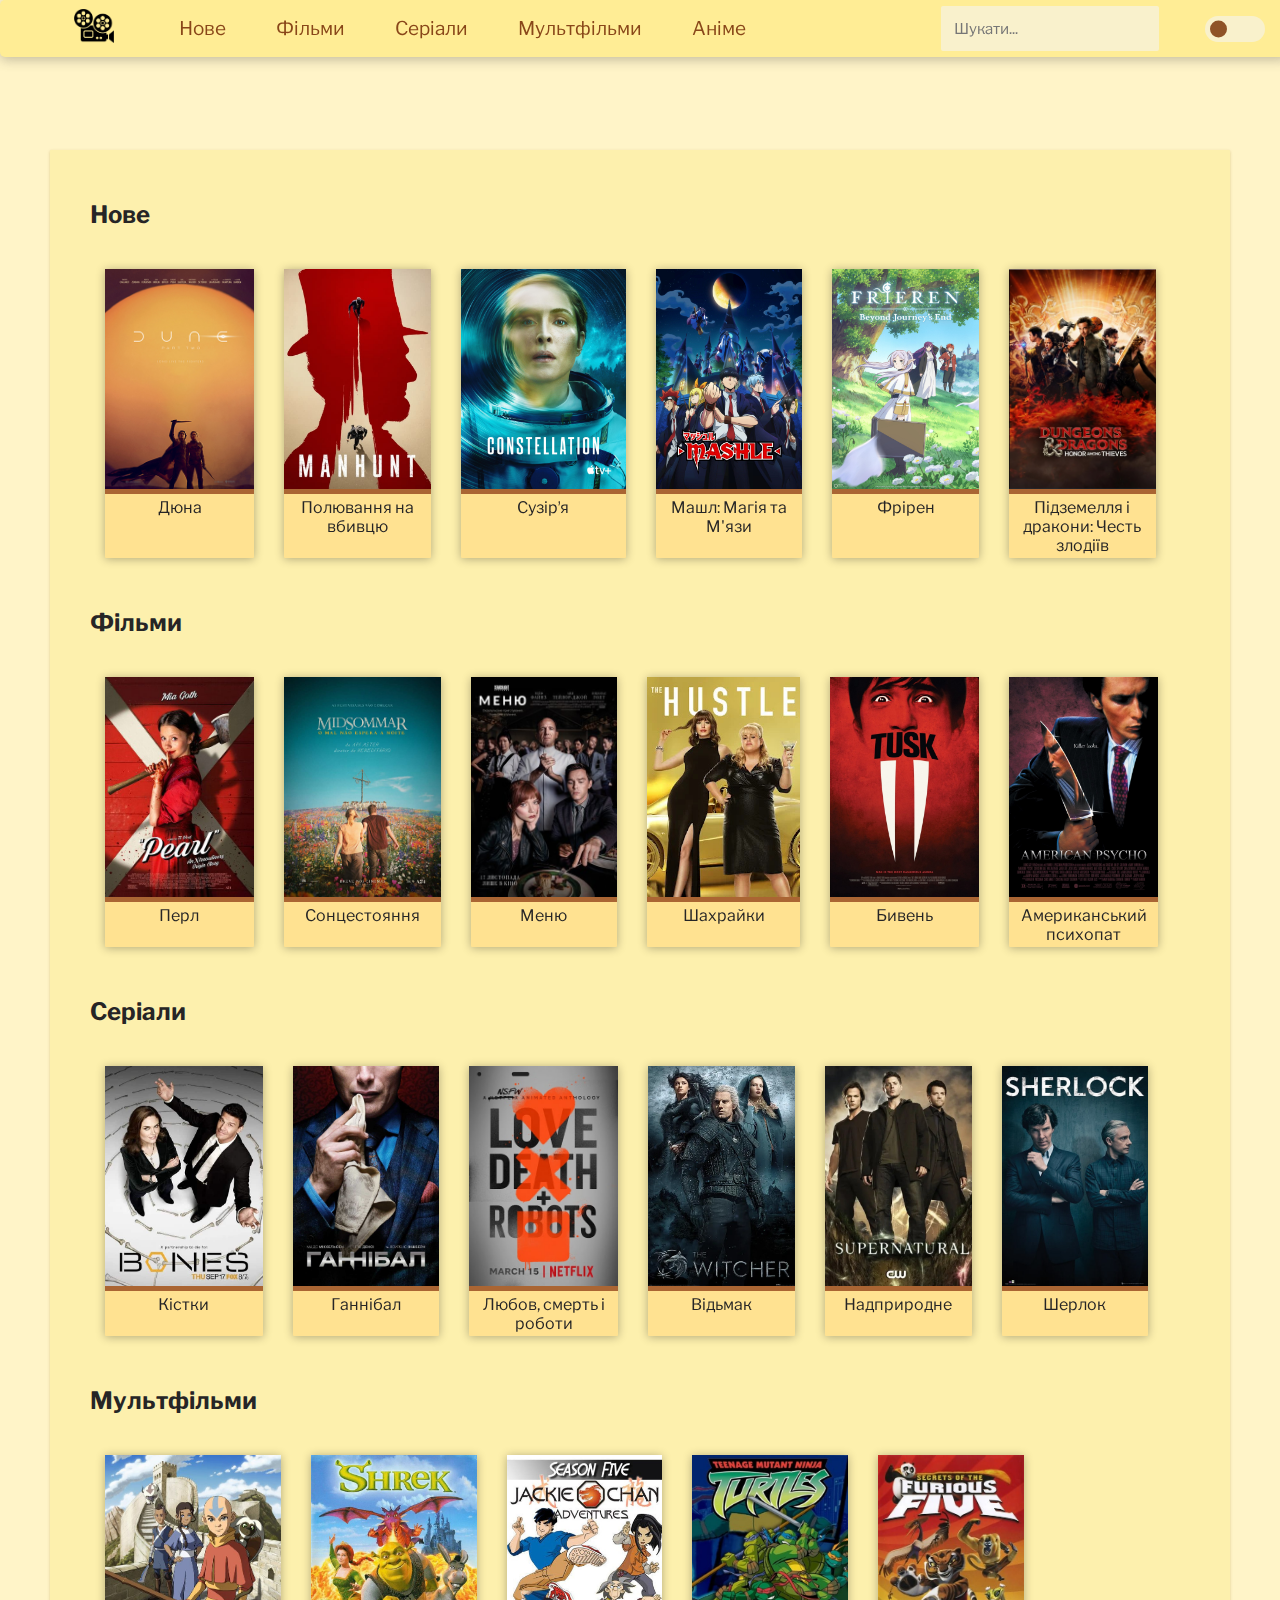
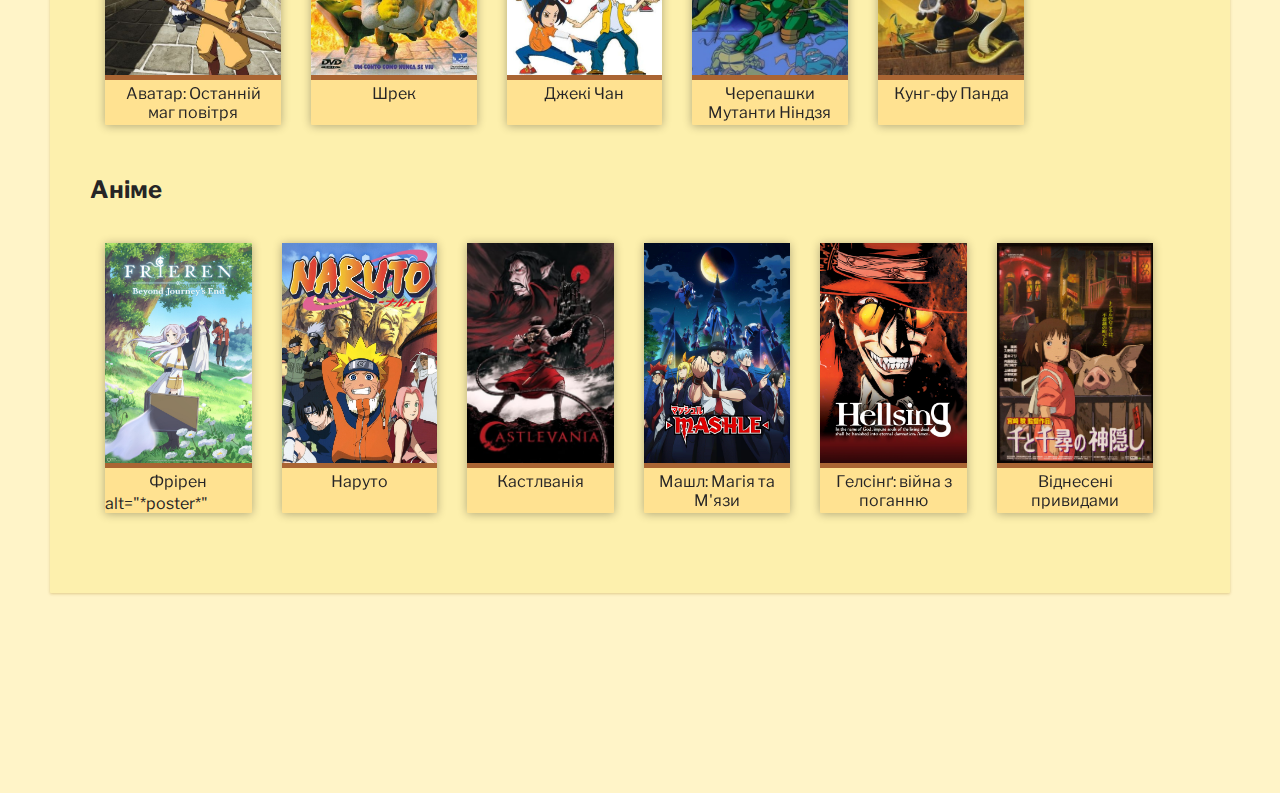
<file: index.html>
<!DOCTYPE html>
<html lang="en">

<head>
    <meta charset="UTF-8">
    <meta name="viewport" content="width=device-width, initial-scale=1.0">
    <link rel="stylesheet" href="styles.css">
    <link rel="icon" type="image/png" href="Logo.png">
    <title>Filmus</title>
</head>

<body>
    <header>
        <a href="index.html" class="logo"><img src="Logo.png" alt="*Homepage image*" height="34px" ></a>
        <div class="header-gap"></div>
        <a href="new.html">Нове</a>
        <a href="movies.html">Фільми</a>
        <a href="series.html">Серіали</a>
        <a href="cartoons.html">Мультфільми</a>
        <a href="anime.html">Аніме</a>

        <form id="search-form">
            <input type="text" name="search" placeholder="Шукати..." class="search-field" id="search-field">
        </form>
       
        <div class="theme-switcher">
            <input type="checkbox" id="switcher">
            <label for="switcher">
                ::before
                <span></span>
                ::after
            </label>
        </div>

        <a href="registration.html" ><img src="account.png"  height="30px" alt="*account page image*"></a>
    </header>
    <div id="search-results">
        
    </div>
    <div class="container">
        <h2>Нове</h2>
        <div class="content-type">
            <figure><a href="WatchPage.html"><img src="Films/Dune/poster.jpg" alt="*poster*"></a>
                <figcaption>Дюна</figcaption>
            </figure>

            <figure><a href="WatchPage.html"><img src="Series/Manhunt/poster.jpg" alt="*poster*"></a>
                <figcaption>Полювання на вбивцю</figcaption>
            </figure>

            <figure><a href="WatchPage.html"><img src="Series/Constellation/poster.jpg" alt="*poster*"></a>
                <figcaption>Сузірʼя</figcaption>
            </figure>

            <figure><a href="WatchPage.html"><img src="Anime/Mashl/poster.jpg" alt="*poster*"></a>
                <figcaption>Машл: Магія та М'язи</figcaption>
            </figure>

            <figure><a href="WatchPage.html"><img src="Anime/Frieren/poster.jpg" alt="*poster*"></a>
                <figcaption>Фрірен</figcaption>
            </figure>

            <figure><a href="WatchPage.html"><img src="Films/D&D/poster.jpg" alt="*poster*"></a>
                <figcaption>Підземелля і дракони: Честь злодіїв</figcaption>
            </figure>
        </div>
        <h2>Фільми</h2>

        <div class="content-type">
            <figure><a href="WatchPage.html"><img src="Films/Pearl/poster.jpg" alt="*poster*"></a>
                <figcaption>Перл</figcaption>
            </figure>

            <figure><a href="WatchPage.html"><img src="Films/Midsommer/poster.jpg" alt="*poster*"></a>
                <figcaption>Сонцестояння</figcaption>
            </figure>

            <figure><a href="WatchPage.html"><img src="Films/Menu/poster.jpg" alt="*poster*"></a>
                <figcaption>Меню</figcaption>
            </figure>

            <figure><a href="WatchPage.html"><img src="Films/Hustle/poster.jpg" alt="*poster*"></a>
                <figcaption>Шахрайки</figcaption>
            </figure>

            <figure><a href="WatchPage.html"><img src="Films/Tusk/poster.jpg" alt="*poster*"></a>
                <figcaption>Бивень</figcaption>
            </figure>

            <figure><a href="WatchPage.html"><img src="Films/American Psycho/poster.jpg" alt="*poster*"></a>
                <figcaption>Американський психопат</figcaption>
            </figure>
        </div>

        <h2>Серіали</h2>
        <div class="content-type">
            <figure><a href="WatchPage.html"><img src="Series/Bones/poster.jpg" alt="*poster*"></a>
                <figcaption>Кістки</figcaption>
            </figure>

            <figure><a href="WatchPage.html"><img src="Series/Hannibal/poster.jpg" alt="*poster*"></a>
                <figcaption>Ганнібал</figcaption>
            </figure>

            <figure><a href="WatchPage.html"><img src="Series/LD&R/poster.jpg" alt="*poster*"></a>
                <figcaption>Любов, смерть і роботи</figcaption>
            </figure>

            <figure><a href="WatchPage.html"><img src="Series/Witcher/poster.jpg" alt="*poster*"></a>
                <figcaption>Відьмак</figcaption>
            </figure>

            <figure><a href="WatchPage.html"><img src="Series/Supernatural/poster.jpg" alt="*poster*"></a>
                <figcaption>Надприродне</figcaption>
            </figure>

            <figure><a href="WatchPage.html"><img src="Series/Sherlock/poster.jpg" alt="*poster*"></a>
                <figcaption>Шерлок</figcaption>
            </figure>
        </div>

        <h2>Мультфільми</h2>
        <div class="content-type">
            <figure><a href="WatchPage.html"><img src="Cartoons\ATLA\poster.jpg" alt="*poster*"></a>
                <figcaption>Аватар: Останній маг повітря</figcaption>
            </figure>

            <figure><a href="WatchPage.html"><img src="Cartoons\Shrek\poster.jpg" alt="*poster*"></a>
                <figcaption>Шрек</figcaption>
            </figure>

            <figure><a href="WatchPage.html"><img src="Cartoons\JackieChan\poster.jpg" alt="*poster*"></a>
                <figcaption>Джекі Чан</figcaption>
            </figure>

            <figure><a href="WatchPage.html"><img src="Cartoons/TMNT/poster.jpg" alt="*poster*"></a>
                <figcaption>Черепашки Мутанти Ніндзя</figcaption>
            </figure>

            <figure><a href="WatchPage.html"><img src="Cartoons/Kung-Fu Panda/poster.jpg" alt="*poster*"></a>
                <figcaption>Кунг-фу Панда</figcaption>
            </figure>

        </div>

        <h2>Аніме</h2>
        <div class="content-type">
            <figure><a href="WatchPage.html"><img src="Anime/Frieren/poster.jpg" alt="*poster*"></a>
                <figcaption>Фрірен</figcaption> alt="*poster*"
            </figure>

            <figure><a href="WatchPage.html"><img src="Anime/Naruto/poster.jpg" alt="*poster*"></a>
                <figcaption>Наруто</figcaption>
            </figure>

            <figure><a href="WatchPage.html"><img src="Anime/Castlevania/poster.jpg" alt="*poster*"></a>
                <figcaption>Кастлванія</figcaption>
            </figure>

            <figure><a href="WatchPage.html"><img src="Anime/Mashl/poster.jpg" alt="*poster*"></a>
                <figcaption>Машл: Магія та М'язи</figcaption>
            </figure>

            <figure><a href="WatchPage.html"><img src="Anime/Hellsing/poster.jpg" alt="*poster*"></a>
                <figcaption>Гелсінґ: війна з поганню</figcaption>
            </figure>

            <figure><a href="WatchPage.html"><img src="Anime/Spirited Away/poster.jpg" alt="*poster*"></a>
                <figcaption>Віднесені привидами</figcaption>
            </figure>

        </div>

    </div>
    <script type="text/javascript" src="search.js"></script>
    <script type="text/javascript" src="themeSwitcher.js"></script>

</body>

</html>
</file>
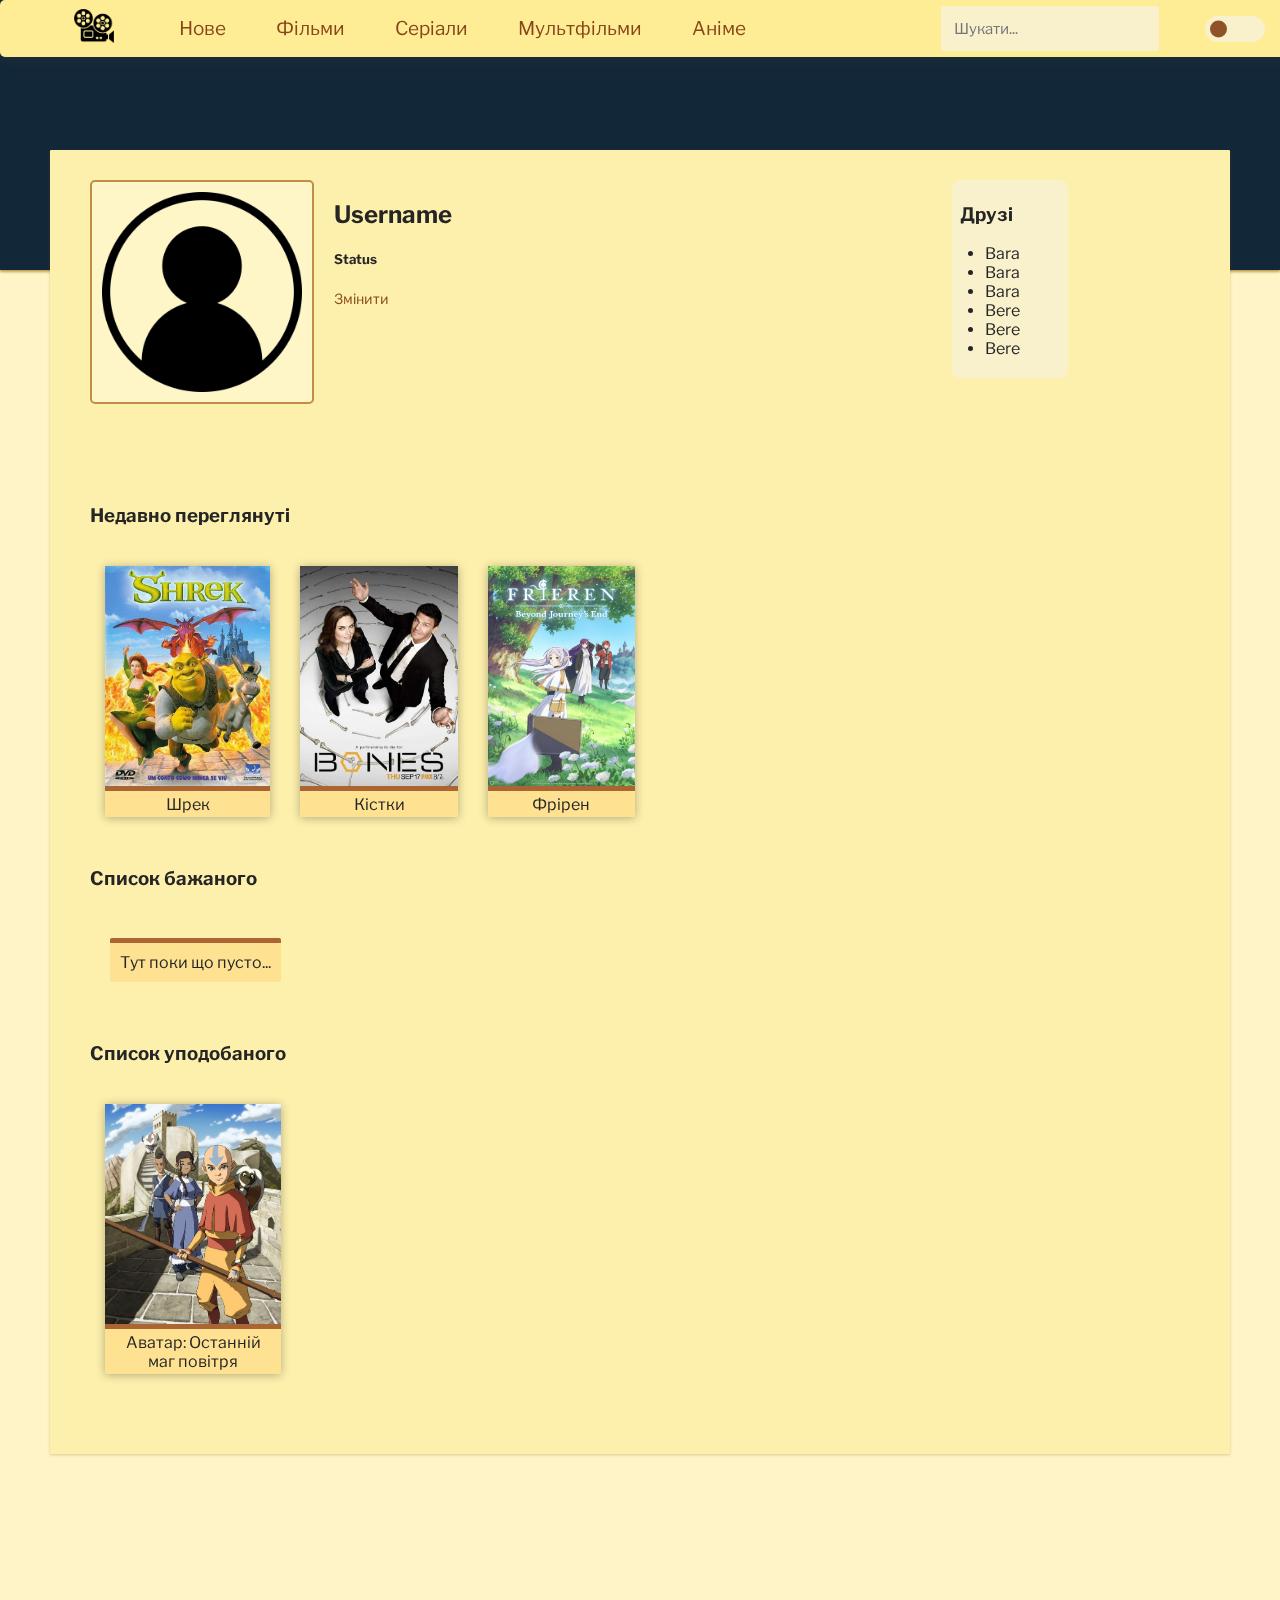
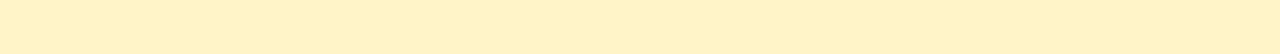
<file: account.html>
<!DOCTYPE html>
<html lang="en">

<head>
    <meta charset="UTF-8">
    <meta name="viewport" content="width=device-width, initial-scale=1.0">
        <link rel="stylesheet" href="accountPage.css">
    <link rel="stylesheet" href="styles.css">

    

    <link rel="icon" type="image/png" href="Logo.png">
    <title>Аккаунт</title>
</head>

<body>
    <header>
        <a href="index.html" class="logo"><img src="Logo.png" alt="*Homepage image*" height="34px"></a>
        <div class="header-gap"></div>
        <a href="new.html">Нове</a>
        <a href="movies.html">Фільми</a>
        <a href="series.html">Серіали</a>
        <a href="cartoons.html">Мультфільми</a>
        <a href="anime.html">Аніме</a>

        <form id="search-form">
            <input type="text" name="search" placeholder="Шукати..." class="search-field" id="search-field">
        </form>


        <div class="theme-switcher">
            <input type="checkbox" id="switcher">
            <label for="switcher">
                ::before
                <span></span>
                ::after
            </label>
        </div>
        <a href="account.html"><img src="account.png" height="30px" alt="*account page image*"></a>
    </header>
    <div id="paralax-bg-container">
        <div id="parallax-bg1" class="parallax-bg"></div>
        <div id="parallax-bg2" class="parallax-bg"></div>
        <div id="parallax-bg3" class="parallax-bg"></div>
        <div id="parallax-bg4" class="parallax-bg"></div>
    </div>

    <div class="container">

        <div class="account-info">
            <img src="account.png" height="200px" alt="*User avatar*" class="user-avatar">
            <div class="account-description">
                <h2>Username</h2>
                <h5>Status</h5>
                <a href="">Змінити</a>
            </div>
            <div class="friends">
                <h3>Друзі</h3>
                <ul>
                    <li>Bara</li>
                    <li>Bara</li>
                    <li>Bara</li>

                    <li>Bere</li>
                    <li>Bere</li>
                    <li>Bere</li>
                </ul>
            </div>
        </div>
        <h3>Недавно переглянуті</h3>
        <div class="content-type">

            <div class="parallax-container">
                <div class="parallax-box">
                    <figure><a href="WatchPage.html"><img src="Cartoons\Shrek\poster.jpg" alt="*poster*"></a>
                        <figcaption>Шрек</figcaption>
                    </figure>
                </div>
            </div>

            <div class="parallax-container">
                <div class="parallax-box">
                    <figure><a href="WatchPage.html"><img src="Series/Bones/poster.jpg" alt="*poster*"></a>
                        <figcaption>Кістки</figcaption>
                    </figure>
                </div>
            </div>

            <div class="parallax-container">
                <div class="parallax-box">
                    <figure><a href="WatchPage.html"><img src="Anime/Frieren/poster.jpg" alt="*poster*"></a>
                        <figcaption>Фрірен</figcaption>
                    </figure>
                </div>
            </div>


        </div>
        <h3>Список бажаного</h3>
        <div class="content-type">
            <p>Тут поки що пусто...</p>
        </div>
        <h3>Список уподобаного</h3>
        <div class="content-type">

            <div class="parallax-container">
                <div class="parallax-box">
                    <figure><a href="WatchPage.html"><img src="Cartoons\ATLA\poster.jpg" alt="*poster*"></a>
                        <figcaption>Аватар: Останній маг повітря</figcaption>
                    </figure>
                </div>
            </div>




        </div>
    </div>



    <script type="text/javascript" src="search.js"></script>
    <script type="text/javascript" src="themeSwitcher.js"></script>
    <script type="text/javascript" src="parallax.js"></script>
    <script type="text/javascript" src="parallaxBg.js"></script>



</body>

</html>
</file>
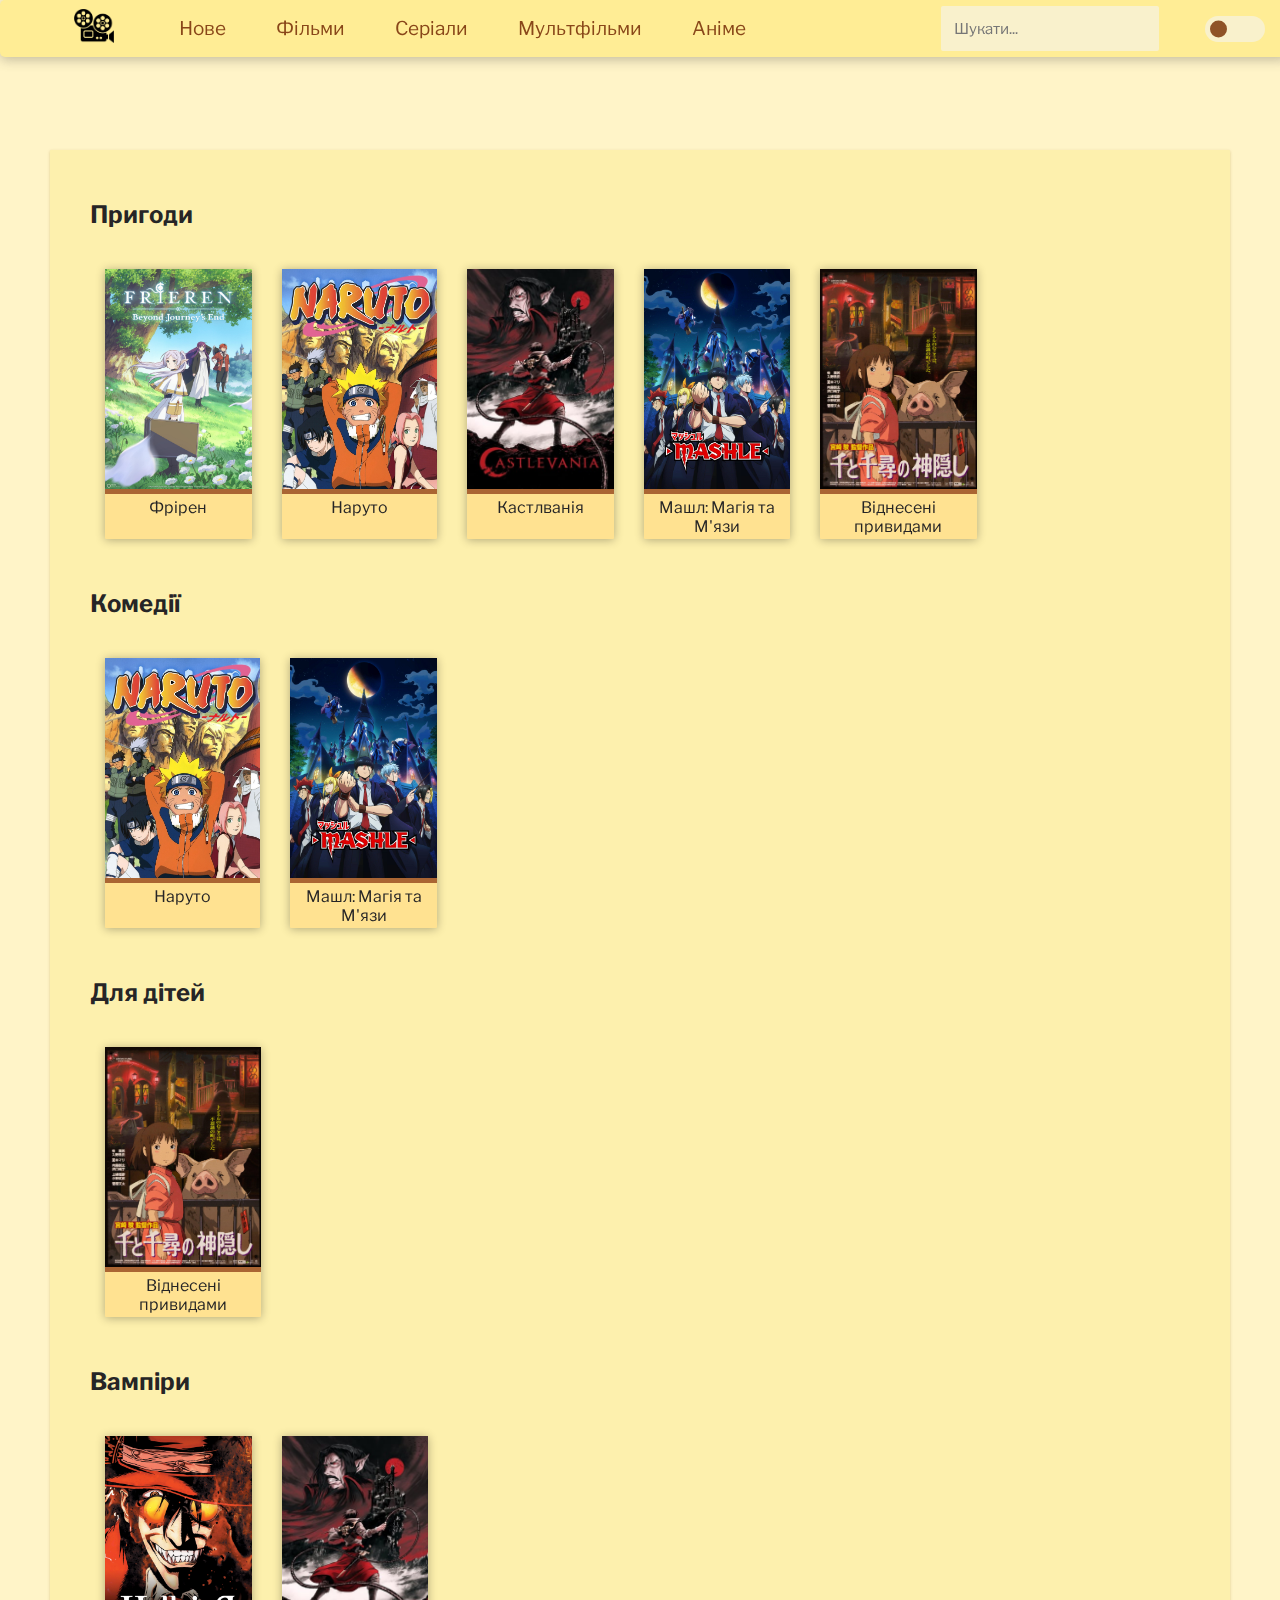
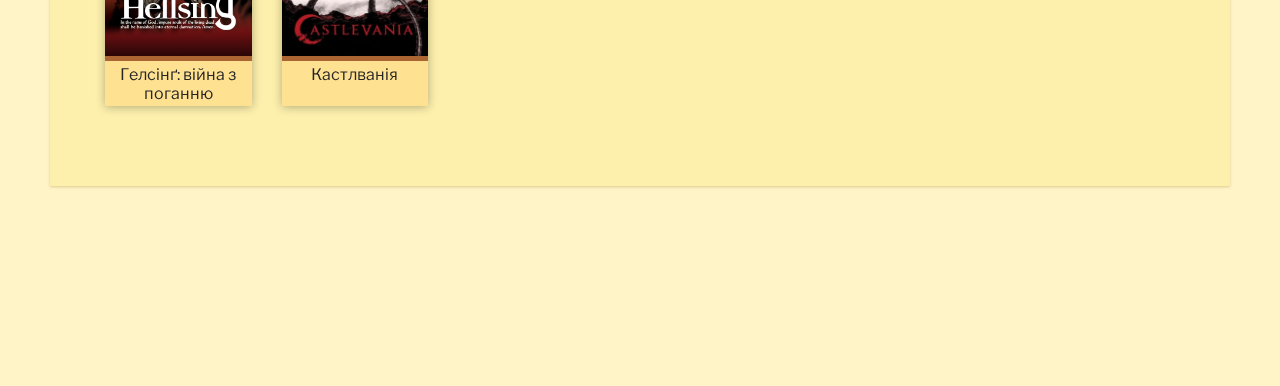
<file: anime.html>
<!DOCTYPE html>
<html lang="en">

<head>
    <meta charset="UTF-8">
    <meta name="viewport" content="width=device-width, initial-scale=1.0">
    <link rel="stylesheet" href="styles.css">
    <link rel="icon" type="image/png" href="Logo.png">
    <title>Аніме</title>

</head>

<body>
    <header>
        <a href="index.html" class="logo"><img src="Logo.png" alt="*Homepage image*" height="34px" ></a>
        <div class="header-gap"></div>
        <a href="new.html">Нове</a>
        <a href="movies.html">Фільми</a>
        <a href="series.html">Серіали</a>
        <a href="cartoons.html">Мультфільми</a>
        <a href="anime.html">Аніме</a>

        <form id="search-form">
            <input type="text" name="search" placeholder="Шукати..." class="search-field" id="search-field">
        </form>
        
       
        <div class="theme-switcher">
            <input type="checkbox" id="switcher">
            <label for="switcher">
                ::before
                <span></span>
                ::after
            </label>
        </div>
        <a href="account.html" ><img src="account.png"  height="30px" alt="*account page image*"></a>
    </header>
    <div class="container">
        
        <h2>Пригоди</h2>
        <div class="content-type">
            <figure><a href="WatchPage.html"><img src="Anime/Frieren/poster.jpg" alt="*poster*"></a>
                <figcaption>Фрірен</figcaption>
            </figure>

            <figure><a href="WatchPage.html"><img src="Anime/Naruto/poster.jpg" alt="*poster*"></a>
                <figcaption>Наруто</figcaption>
            </figure>

            <figure><a href="WatchPage.html"><img src="Anime/Castlevania/poster.jpg" alt="*poster*"></a>
                <figcaption>Кастлванія</figcaption>
            </figure>

            <figure><a href="WatchPage.html"><img src="Anime/Mashl/poster.jpg" alt="*poster*"></a>
                <figcaption>Машл: Магія та М'язи</figcaption>
            </figure>

            <figure><a href="WatchPage.html"><img src="Anime/Spirited Away/poster.jpg" alt="*poster*"></a>
                <figcaption>Віднесені привидами</figcaption>
            </figure>

        </div>
        <h2>Комедії</h2>
        <div class="content-type">
            <figure><a href="WatchPage.html"><img src="Anime/Naruto/poster.jpg" alt="*poster*"></a>
                <figcaption>Наруто</figcaption>
            </figure>

            <figure><a href="WatchPage.html"><img src="Anime/Mashl/poster.jpg" alt="*poster*"></a>
                <figcaption>Машл: Магія та М'язи</figcaption>
            </figure>

        </div>
        <h2>Для дітей</h2>
        <div class="content-type">
            <figure><a href="WatchPage.html"><img src="Anime/Spirited Away/poster.jpg" alt="*poster*"></a>
                <figcaption>Віднесені привидами</figcaption>
            </figure>
        </div>
        <h2>Вампіри</h2>
        <div class="content-type">
            <figure><a href="WatchPage.html"><img src="Anime/Hellsing/poster.jpg" alt="*poster*"></a>
                <figcaption>Гелсінґ: війна з поганню</figcaption>
            </figure>
            <figure><a href="WatchPage.html"><img src="Anime/Castlevania/poster.jpg" alt="*poster*"></a>
                <figcaption>Кастлванія</figcaption>
            </figure>
        </div>


    </div>
    <script type="text/javascript" src="search.js"></script>
    <script type="text/javascript" src="themeSwitcher.js"></script>

</body>

</html>
</file>
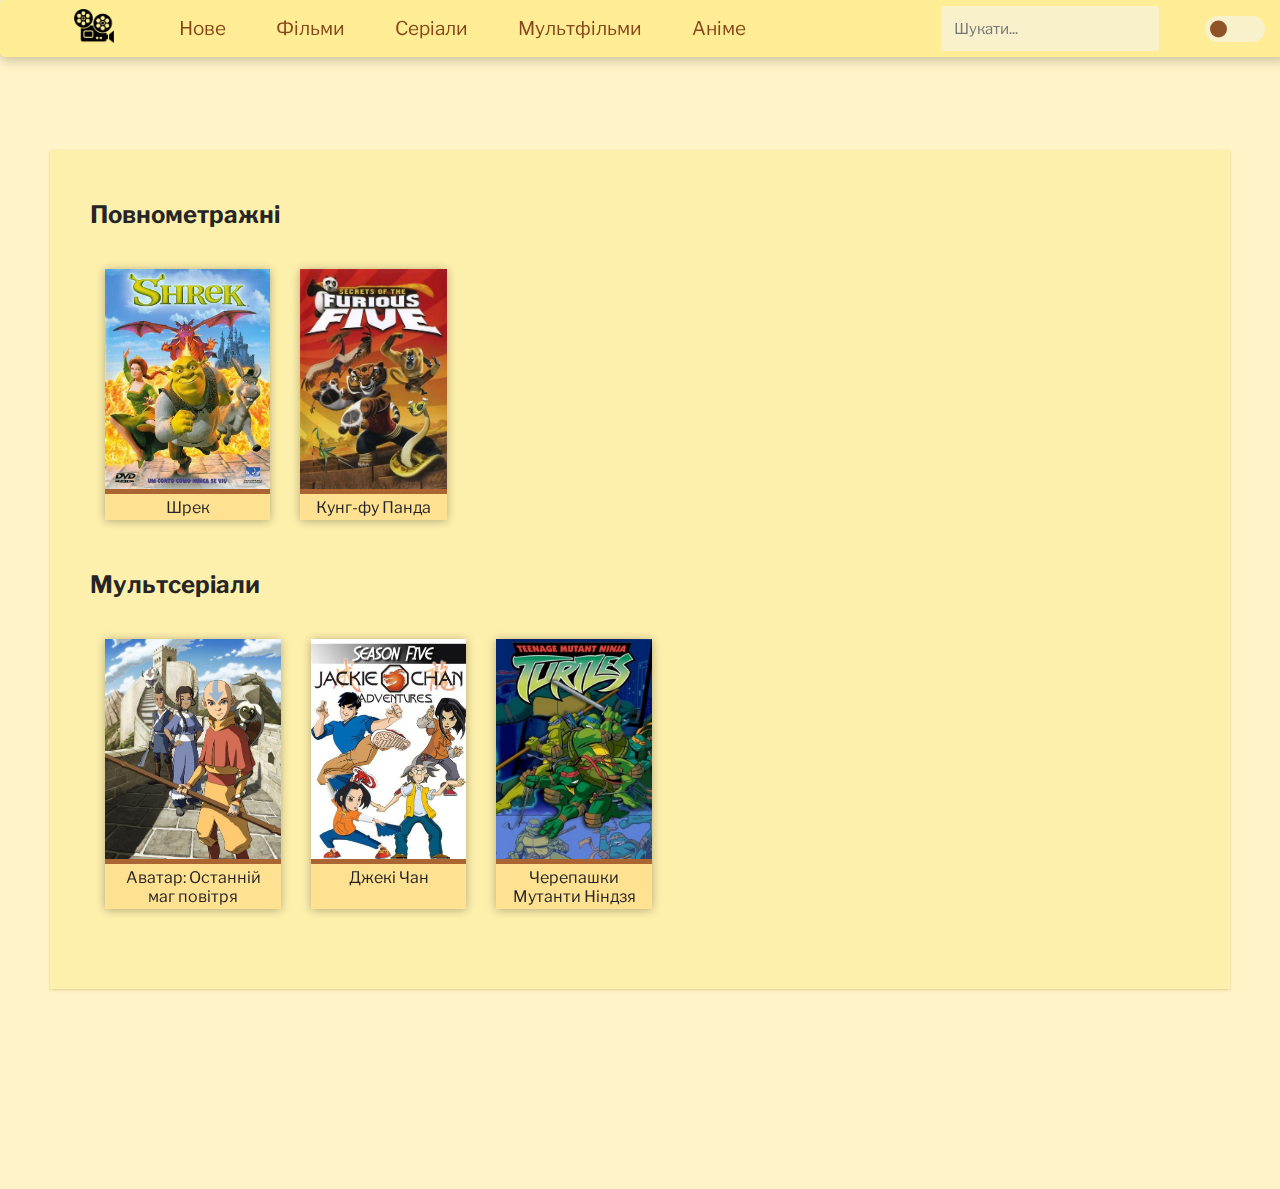
<file: cartoons.html>
<!DOCTYPE html>
<html lang="en">

<head>
    <meta charset="UTF-8">
    <meta name="viewport" content="width=device-width, initial-scale=1.0">
    <link rel="stylesheet" href="styles.css">
    <link rel="icon" type="image/png" href="Logo.png">
    <title>Мультфільми</title>

</head>

<body>
    <header>
        <a href="index.html" class="logo"><img src="Logo.png" alt="*Homepage image*" height="34px"></a>
        <div class="header-gap"></div>
        <a href="new.html">Нове</a>
        <a href="movies.html">Фільми</a>
        <a href="series.html">Серіали</a>
        <a href="cartoons.html">Мультфільми</a>
        <a href="anime.html">Аніме</a>

        <form id="search-form">
            <input type="text" name="search" placeholder="Шукати..." class="search-field" id="search-field">
        </form>


        <div class="theme-switcher">
            <input type="checkbox" id="switcher">
            <label for="switcher">
                ::before
                <span></span>
                ::after
            </label>
        </div>
        <a href="account.html"><img src="account.png" height="30px"></a>
    </header>
    <div class="container">
        <h2>Повнометражні</h2>
        <div class="content-type">

            <figure><a href="WatchPage.html"><img src="Cartoons\Shrek\poster.jpg"></a>
                <figcaption>Шрек</figcaption>
            </figure>

            <figure><a href="WatchPage.html"><img src="Cartoons/Kung-Fu Panda/poster.jpg"></a>
                <figcaption>Кунг-фу Панда</figcaption>
            </figure>

        </div>
        <h2>Мультсеріали</h2>
        <div class="content-type">
            <figure><a href="WatchPage.html"><img src="Cartoons\ATLA\poster.jpg"></a>
                <figcaption>Аватар: Останній маг повітря</figcaption>
            </figure>

            <figure><a href="WatchPage.html"><img src="Cartoons\JackieChan\poster.jpg"></a>
                <figcaption>Джекі Чан</figcaption>
            </figure>

            <figure><a href="WatchPage.html"><img src="Cartoons/TMNT/poster.jpg"></a>
                <figcaption>Черепашки Мутанти Ніндзя</figcaption>
            </figure>

        </div>
    </div>
    <script type="text/javascript" src="search.js"></script>
    <script type="text/javascript" src="themeSwitcher.js"></script>

</body>

</html>
</file>
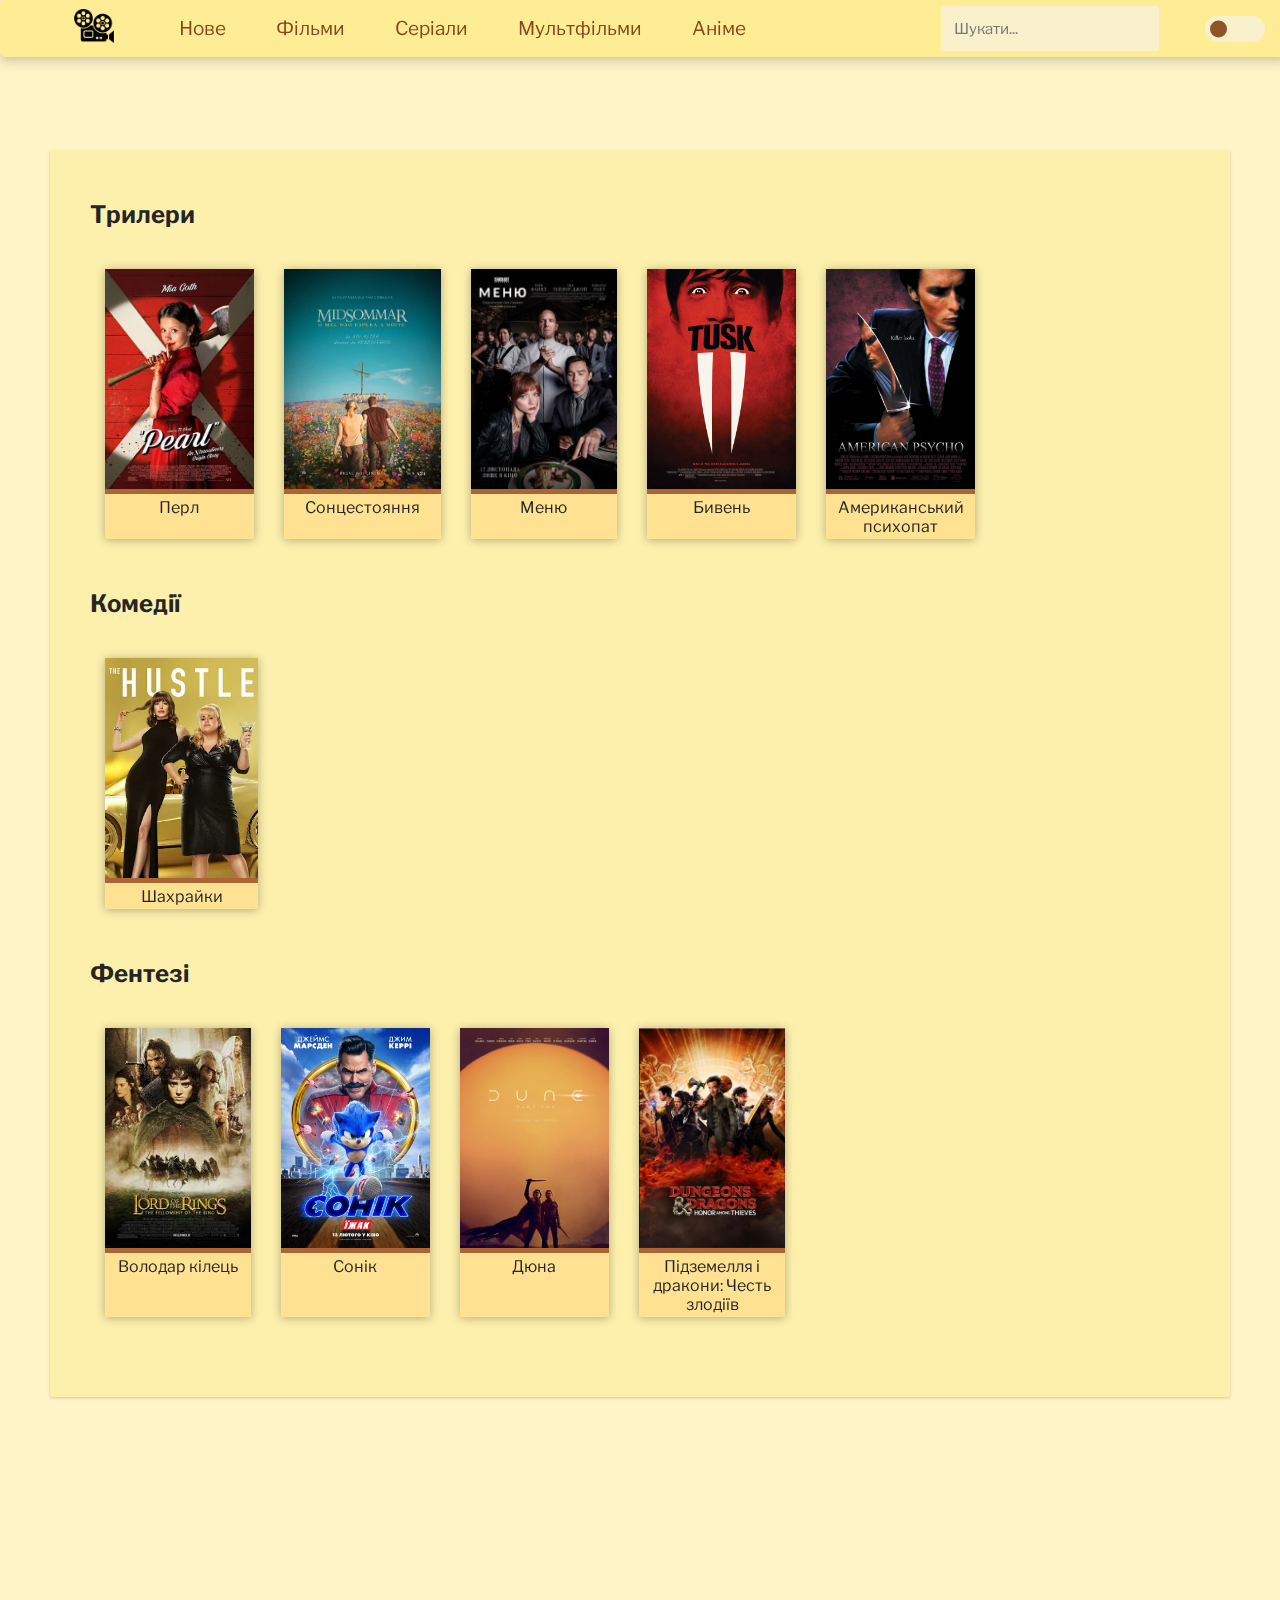
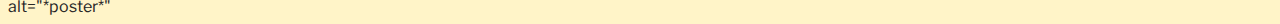
<file: movies.html>
<!DOCTYPE html>
<html lang="en">

<head>
    <meta charset="UTF-8">
    <meta name="viewport" content="width=device-width, initial-scale=1.0">
    <link rel="stylesheet" href="styles.css">
    <link rel="icon" type="image/png" href="Logo.png">
    <title>Фільми</title>

</head>

<body>
    <header>
        <a href="index.html" class="logo"><img src="Logo.png" alt="*Homepage image*" height="34px" ></a>
        <div class="header-gap"></div>
        <a href="new.html">Нове</a>
        <a href="movies.html">Фільми</a>
        <a href="series.html">Серіали</a>
        <a href="cartoons.html">Мультфільми</a>
        <a href="anime.html">Аніме</a>

        <form id="search-form">
            <input type="text" name="search" placeholder="Шукати..." class="search-field" id="search-field">
        </form>
        
       
        <div class="theme-switcher">
            <input type="checkbox" id="switcher">
            <label for="switcher">
                ::before
                <span></span>
                ::after
            </label>
        </div>
        <a href="account.html" ><img src="account.png"  height="30px" alt="*account page image*"></a>
    </header>

    <div class="container">
        <h2>Трилери</h2>
        <div class="content-type">
            <figure><a href="WatchPage.html"><img src="Films/Pearl/poster.jpg" alt="*poster*"></a>
                <figcaption>Перл</figcaption>
            </figure>

            <figure><a href="WatchPage.html"><img src="Films/Midsommer/poster.jpg" alt="*poster*"></a>
                <figcaption>Сонцестояння</figcaption>
            </figure>

            <figure><a href="WatchPage.html"><img src="Films/Menu/poster.jpg" alt="*poster*"></a>
                <figcaption>Меню</figcaption>
            </figure>

            <figure><a href="WatchPage.html"><img src="Films/Tusk/poster.jpg" alt="*poster*"></a>
                <figcaption>Бивень</figcaption>
            </figure>

            <figure><a href="WatchPage.html"><img src="Films/American Psycho/poster.jpg" alt="*poster*"></a>
                <figcaption>Американський психопат</figcaption>
            </figure>
        </div>
        <h2>Комедії</h2>
        <div class="content-type">
            <figure><a href="WatchPage.html"><img src="Films/Hustle/poster.jpg" alt="*poster*"></a>
                <figcaption>Шахрайки</figcaption>
            </figure>
        </div>
        <h2>Фентезі</h2>
        <div class="content-type">
            <figure><a href="WatchPage.html"><img src="Films/LOR/poster.jpg" alt="*poster*"></a>
                <figcaption>Володар кілець</figcaption>
            </figure>
            <figure><a href="WatchPage.html"><img src="Films/Sonic/poster.jpg" alt="*poster*"></a>
                <figcaption>Сонік</figcaption>
            </figure>

            <figure><a href="WatchPage.html"><img src="Films/Dune/poster.jpg" alt="*poster*"></a>
                <figcaption>Дюна</figcaption>
            </figure>
            <figure><a href="WatchPage.html"><img src="Films/D&D/poster.jpg" alt="*poster*"></a>
                <figcaption>Підземелля і дракони: Честь злодіїв</figcaption>
            </figure>
        </div>
    </div>
    <script type="text/javascript" src="search.js"></script>
    <script type="text/javascript" src="themeSwitcher.js"></script>
 alt="*poster*"
</body>

</html>
</file>
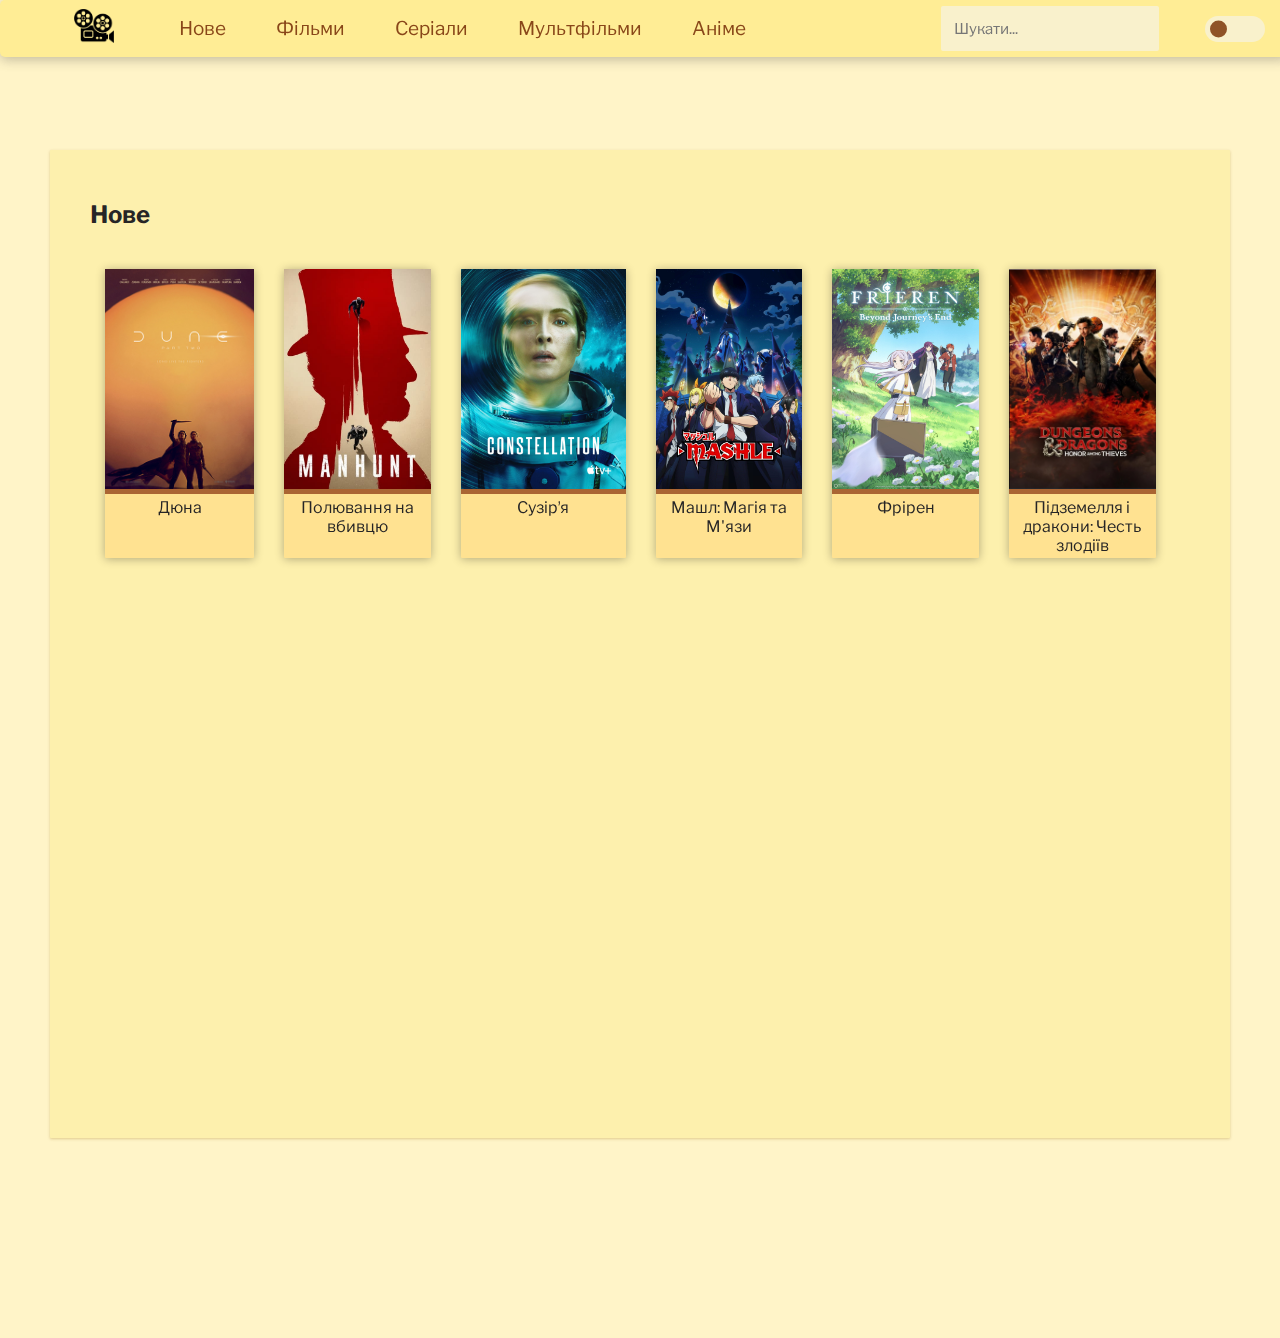
<file: new.html>
<!DOCTYPE html>
<html lang="en">

<head>
    <meta charset="UTF-8">
    <meta name="viewport" content="width=device-width, initial-scale=1.0">
    <link rel="stylesheet" href="styles.css">
    <link rel="icon" type="image/png" href="Logo.png">
    <title>Нове</title>

</head>

<body>
    <header>
        <a href="index.html" class="logo"><img src="Logo.png" alt="*Homepage image*" height="34px"></a>
        <div class="header-gap"></div>
        <a href="new.html">Нове</a>
        <a href="movies.html">Фільми</a>
        <a href="series.html">Серіали</a>
        <a href="cartoons.html">Мультфільми</a>
        <a href="anime.html">Аніме</a>

        <form id="search-form">
            <input type="text" name="search" placeholder="Шукати..." class="search-field" id="search-field">
        </form>


        <div class="theme-switcher">
            <input type="checkbox" id="switcher">
            <label for="switcher">
                ::before
                <span></span>
                ::after
            </label>
        </div>
        <a href="account.html"><img src="account.png" height="30px" alt="*account page image*"></a>
    </header>
    <div class="container">
        <h2>Нове</h2>
        <div class="content-type">
            <figure><a href="WatchPage.html"><img src="Films/Dune/poster.jpg" height="220px" alt="*poster*"></a>
                <figcaption>Дюна</figcaption>
            </figure>
            <figure><a href="WatchPage.html"><img src="Series/Manhunt/poster.jpg" height="220px" alt="*poster*"></a>
                <figcaption>Полювання на вбивцю</figcaption>
            </figure>

            <figure><a href="WatchPage.html"><img src="Series/Constellation/poster.jpg" height="220px" alt="*poster*"></a>
                <figcaption>Сузірʼя</figcaption>
            </figure>

            <figure><a href="WatchPage.html"><img src="Anime/Mashl/poster.jpg   " height="220px" alt="*poster*"></a>
                <figcaption>Машл: Магія та М'язи</figcaption>
            </figure>

            <figure><a href="WatchPage.html"><img src="Anime/Frieren/poster.jpg" height="220px" alt="*poster*"></a>
                <figcaption>Фрірен</figcaption>
            </figure>

            <figure><a href="WatchPage.html"><img src="Films/D&D/poster.jpg" height="220px" alt="*poster*"></a>
                <figcaption>Підземелля і дракони: Честь злодіїв</figcaption>
            </figure>
        </div>
        <div class="justfield"></div>

    </div>
    <script type="text/javascript" src="search.js"></script>
    <script type="text/javascript" src="themeSwitcher.js"></script>

</body>

</html>
</file>
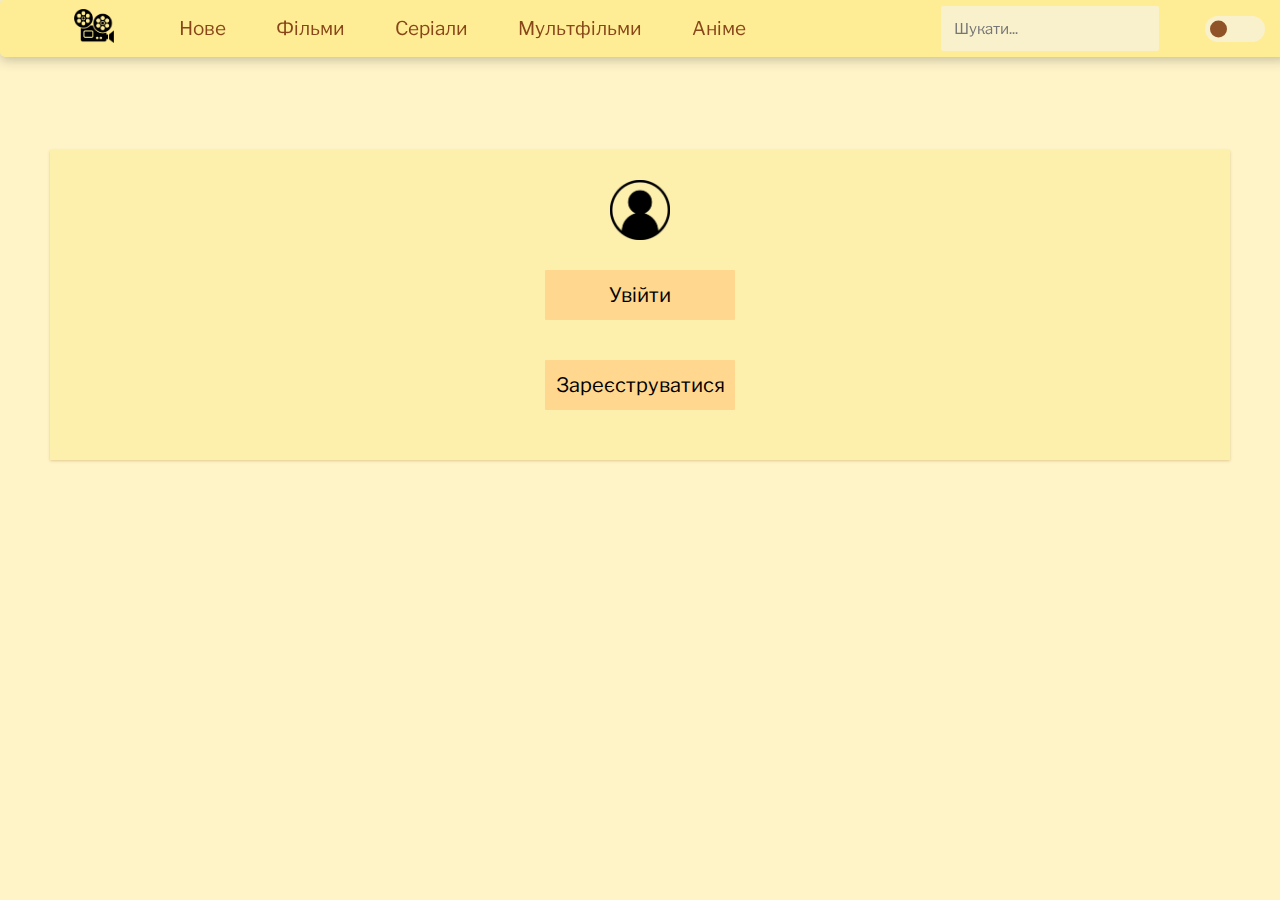
<file: registration.html>
<!DOCTYPE html>
<html lang="en">

<head>
    <meta charset="UTF-8">
    <meta name="viewport" content="width=device-width, initial-scale=1.0">
    <link rel="stylesheet" href="styles.css">
    <link rel="icon" type="image/png" href="Logo.png">
    <title>Вхід</title>
</head>

<body>
    <header>
        <a href="index.html" class="logo"><img src="Logo.png" alt="*Homepage image*" height="34px"></a>
        <div class="header-gap"></div>
        <a href="new.html">Нове</a>
        <a href="movies.html">Фільми</a>
        <a href="series.html">Серіали</a>
        <a href="cartoons.html">Мультфільми</a>
        <a href="anime.html">Аніме</a>

        <form id="search-form">
            <input type="text" name="search" placeholder="Шукати..." class="search-field" id="search-field">
        </form>

        <div class="theme-switcher">
            <input type="checkbox" id="switcher">
            <label for="switcher">
                ::before
                <span></span>
                ::after
            </label>
        </div>

        <a href="account.html"><img src="account.png" height="30px" alt="*account page image*"></a>
    </header>

    <div class="container" id="registrationContainer">
        <img src="account.png" height="60px" alt="*account page image*">
        <input type="button" value="Увійти"></input>
        <a href="signUp.html"><input type="button" value="Зареєструватися"></input></a>
    </div>

    <script type="text/javascript" src="search.js"></script>
    <script type="text/javascript" src="themeSwitcher.js"></script>


</body>

</html>
</file>
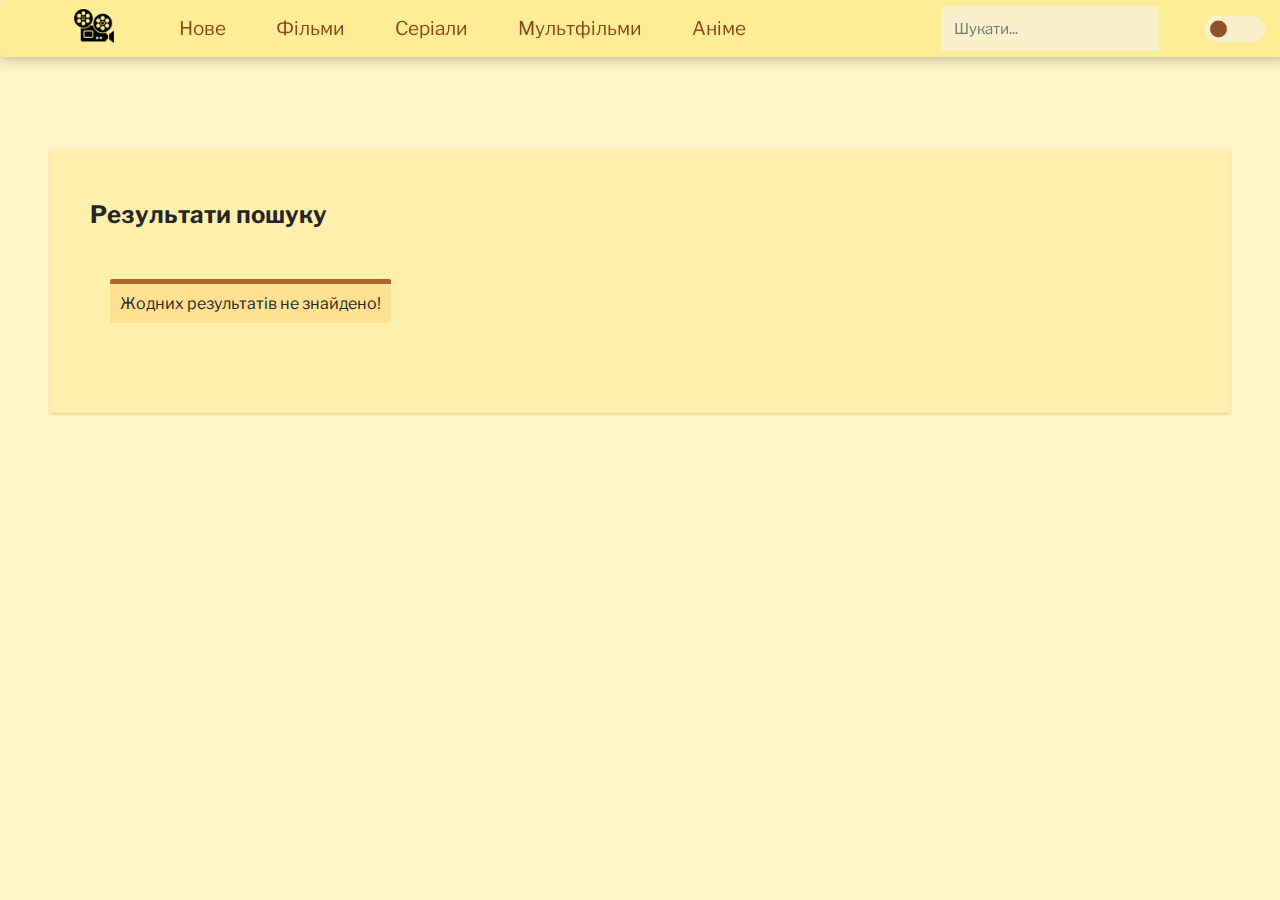
<file: searchResult.html>
<!DOCTYPE html>
<html lang="en">
<head>
    <meta charset="UTF-8">
    <meta name="viewport" content="width=device-width, initial-scale=1.0">
    <title>Пошук</title>
    <link rel="stylesheet" href="styles.css">
</head>
<body>
    <header>
        <a href="index.html" class="logo"><img src="Logo.png" alt="*Homepage image*" height="34px" ></a>
        <div class="header-gap"></div>
        <a href="new.html">Нове</a>
        <a href="movies.html">Фільми</a>
        <a href="series.html">Серіали</a>
        <a href="cartoons.html">Мультфільми</a>
        <a href="anime.html">Аніме</a>

        <form id="search-form">
            <input type="text" name="search" placeholder="Шукати..." class="search-field" id="search-field">
        </form>
        
       
        <div class="theme-switcher">
            <input type="checkbox" id="switcher">
            <label for="switcher">
                ::before
                <span></span>
                ::after
            </label>
        </div>
        <a href="account.html" ><img src="account.png"  height="30px" alt="*account page image*"></a>
    </header>

    <div class="container" >
        <h2>Результати пошуку</h2>
        <div class="content-type" id="searchResultContent-type">

        </div>
        
    </div>
    <script type="text/javascript" src="resultSearch.js"></script>
    <script type="text/javascript" src="search.js"></script>
    <script type="text/javascript" src="themeSwitcher.js"></script>


</body>
</html>
</file>
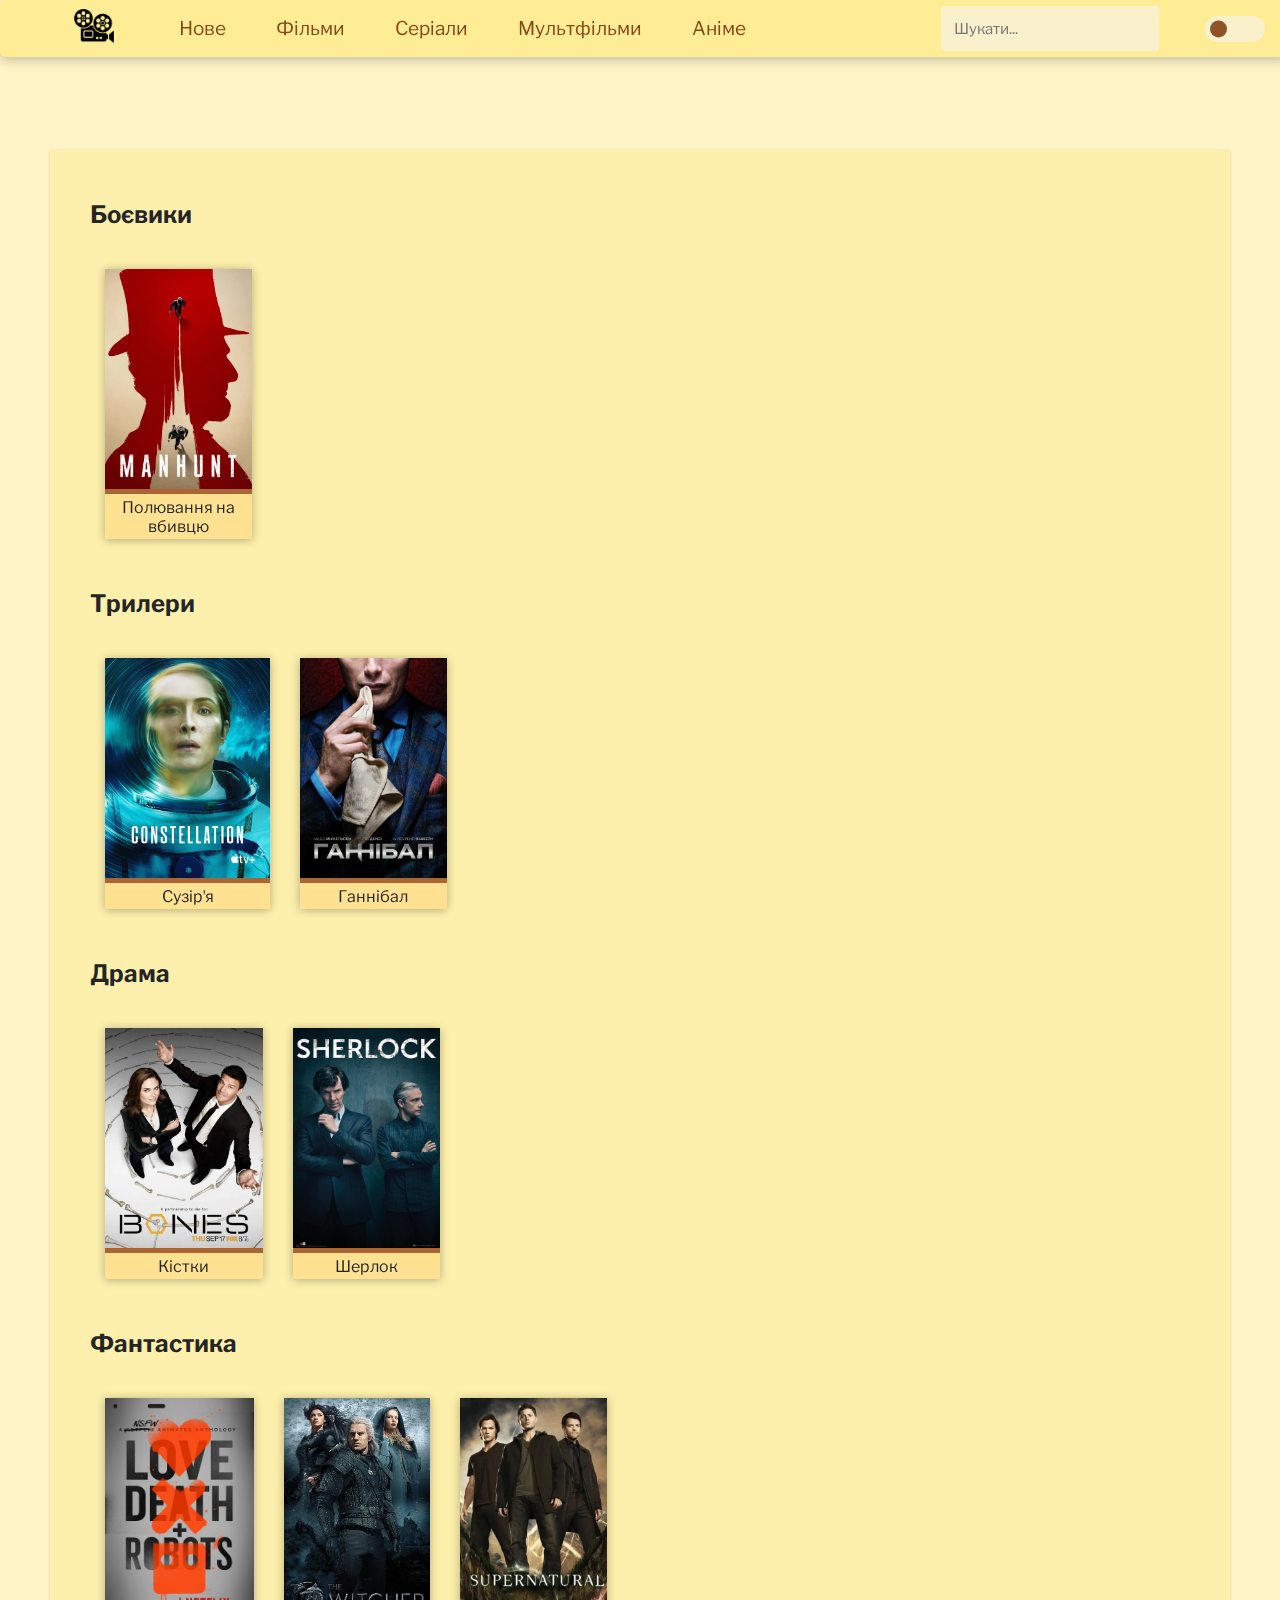
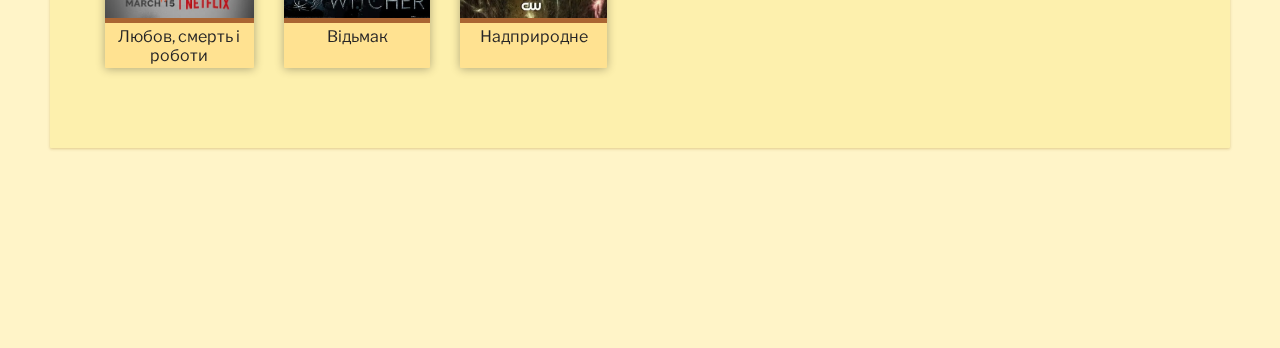
<file: series.html>
<!DOCTYPE html>
<html lang="en">

<head>
    <meta charset="UTF-8">
    <meta name="viewport" content="width=device-width, initial-scale=1.0">
    <link rel="stylesheet" href="styles.css">
    <link rel="icon" type="image/png" href="Logo.png">
    <title>Серіали</title>

</head>

<body>
    <header>
        <a href="index.html" class="logo"><img src="Logo.png" alt="*Homepage image*" height="34px"></a>
        <div class="header-gap"></div>
        <a href="new.html">Нове</a>
        <a href="movies.html">Фільми</a>
        <a href="series.html">Серіали</a>
        <a href="cartoons.html">Мультфільми</a>
        <a href="anime.html">Аніме</a>

        <form id="search-form">
            <input type="text" name="search" placeholder="Шукати..." class="search-field" id="search-field">
        </form>


        <div class="theme-switcher">
            <input type="checkbox" id="switcher" width="0px" height="0px">
            <label for="switcher">
                ::before
                <span></span>
                ::after
            </label>
        </div>
        <a href="account.html"><img src="account.png" height="30px" alt="*account page image*"></a>
    </header>

    <div class="container">
        <h2>Боєвики</h2>
        <div class="content-type">
            <figure><a href="WatchPage.html"><img src="Series/Manhunt/poster.jpg" height="220px" alt="*poster*"></a>
                <figcaption>Полювання на вбивцю</figcaption>
            </figure>

        </div>
        <h2>Трилери</h2>
        <div class="content-type">
            <figure><a href="WatchPage.html"><img src="Series/Constellation/poster.jpg" height="220px"
                        alt="*poster*"></a>
                <figcaption>Сузірʼя</figcaption>
            </figure>

            <figure><a href="WatchPage.html"><img src="Series/Hannibal/poster.jpg" height="220px" alt="*poster*"></a>
                <figcaption>Ганнібал</figcaption>
            </figure>
        </div>
        <h2>Драма</h2>
        <div class="content-type">
            <figure><a href="WatchPage.html"><img src="Series/Bones/poster.jpg" height="220px" alt="*poster*"></a>
                <figcaption>Кістки</figcaption>
            </figure>
            <figure><a href="WatchPage.html"><img src="Series/Sherlock/poster.jpg" height="220px" alt="*poster*"></a>
                <figcaption>Шерлок</figcaption>
            </figure>

        </div>
        <h2>Фантастика</h2>
        <div class="content-type">
            <figure><a href="WatchPage.html"><img src="Series/LD&R/poster.jpg" height="220px" alt="*poster*"></a>
                <figcaption>Любов, смерть і роботи</figcaption>
            </figure>
            <figure><a href="WatchPage.html"><img src="Series/Witcher/poster.jpg" height="220px" alt="*poster*"></a>
                <figcaption>Відьмак</figcaption>
            </figure>
            <figure><a href="WatchPage.html"><img src="Series/Supernatural/poster.jpg" height="220px"alt="*poster*"></a>
                <figcaption>Надприродне</figcaption>
            </figure>

        </div>

    </div>
    <script type="text/javascript" src="search.js"></script>
    <script type="text/javascript" src="themeSwitcher.js"></script>

</body>

</html>
</file>
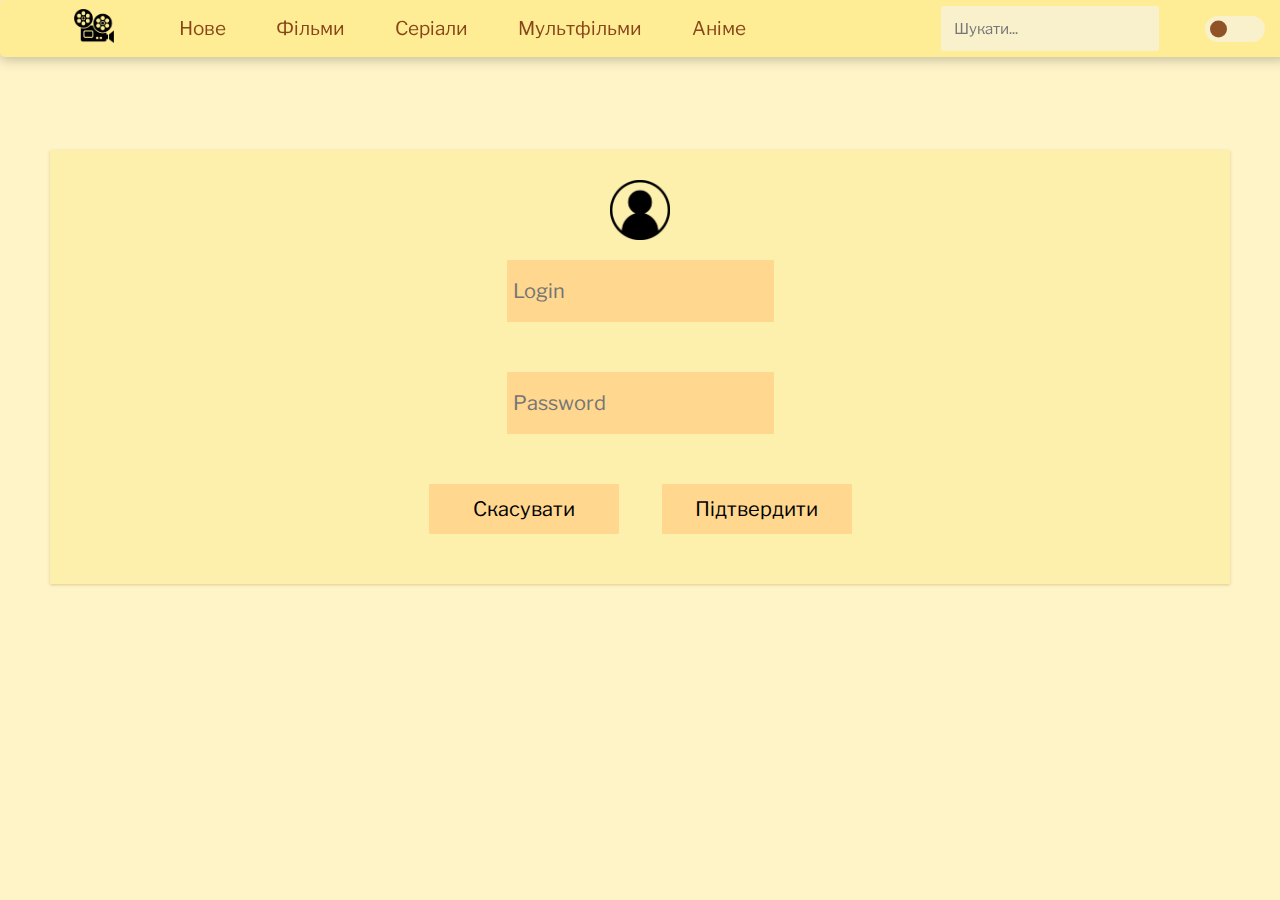
<file: signUp.html>
<!DOCTYPE html>
<html lang="en">

<head>
    <meta charset="UTF-8">
    <meta name="viewport" content="width=device-width, initial-scale=1.0">
    <link rel="stylesheet" href="styles.css">
    <link rel="icon" type="image/png" href="Logo.png">
    <title>Вхід</title>
</head>

<body>
    <header>
        <a href="index.html" class="logo"><img src="Logo.png" alt="*Homepage image*" height="34px"></a>
        <div class="header-gap"></div>
        <a href="new.html">Нове</a>
        <a href="movies.html">Фільми</a>
        <a href="series.html">Серіали</a>
        <a href="cartoons.html">Мультфільми</a>
        <a href="anime.html">Аніме</a>

        <form id="search-form">
            <input type="text" name="search" placeholder="Шукати..." class="search-field" id="search-field">
        </form>

        <div class="theme-switcher">
            <input type="checkbox" id="switcher">
            <label for="switcher">
                ::before
                <span></span>
                ::after
            </label>
        </div>

        <a href="account.html"><img src="account.png" height="30px" alt="*account page image*"></a>
    </header>

    <div class="container" id="registrationContainer">
        <img src="account.png" height="60px" alt="*account page image*">

        <form action="/" method="post">
            <input type="text" placeholder="Login" name="login" required id="login"></input>
            <input type="text" placeholder="Password" name="password" required id="password"></input>
            <div>
                <input type="reset" value="Скасувати"></input>
                <input type="submit" id="submit" name="submit" value="Підтвердити"></input>
            </div>
        </form>

    </div>

    <script type="text/javascript" src="search.js"></script>
    <script type="text/javascript" src="themeSwitcher.js"></script>

    

</body>

</html>
</file>
<file: styles.css>
@import url('https://fonts.googleapis.com/css2?family=Libre+Franklin:ital,wght@0,100..900;1,100..900&family=Madimi+One&display=swap');
    @import url('https://fonts.googleapis.com/css2?family=Rubik:ital,wght@0,300..900;1,300..900&display=swap');


    :root {
        --body-bg-color: #fff4c8;
        --body-color: #262526;

        --container-bg-color: #fdf0ad;
        --container-box-shadow-color: #946a004d;

        --header-bg-color: #ffed95;
        --header-box-shadow-color: #4040404d;
        --header-a-color: #894719;
        --header-a-not-first-child-hover-color: #f4ebd3;
        --header-a-not-first-child-hover-bg-color: #c37945;
        --header-a-active-color: #b10000;

        --search-field-bg-color: #f9f1cc;
        --search-field-hover-bg-color: #fdf0b6;

        --search-form-input-bg-color: #f9f1cc;
        --search-form-input-hover-bg-color: #fbf6e0;
        --search-form-input-placeholder-color: #767676;
        --search-form-input-hover-placeholder-color: #767676;
        --search-form-color: #262526;


        --logo-account-icon-color: 0%;

        --figure-bg-color: #ffe291;
        --figure-hover-bg-color: #c37945;
        --figure-hover-color: #f4ebd3;
        --figure-border-color: #aa6533;
        --figure-box-shadow-color: #0000004d;

        --content-type-bg-color: #ffe291;
        --content-type-border-color: #aa6533;
        --content-type-text-color: #262526;

        --theme-switcher-bg-color: #f9f1cc;
        --theme-switcher-slider-light-theme: #8f5327;
        --theme-switcher-slider-dark-theme: #198bef;

        /*account page*/
        --friends-bg-color: #f9f1cc;
        --user-avatar-border-color: #c48d45;
        --user-avatar-bg-color: #fff6c7;
        --acount-description-a-color: #894719;
        --acount-description-a-hover-color: darkred;

        /*watch page*/
        --watchPage-head-table-bg-color: #fee49b;
        --watchPage-head-table-td-border-color: #ac8135;
        --watchPage-head-table-a-color: #894719;
        --watchPage-head-table-a-hover-color: darkred;

        --watchPage-poster-img-border-color: #c48d45;
        --watch-page-description-text-color: #494949;

        --footer-img-bg-color: #ffd093;
        --footer-img-hover-bg-color: #c37945;

        --button-bg-color: #ffd78e;
        --button-border-color: #97480f;
        --button-hover-bg-color: #aa6533;
        --button-hover-border-color: #8f3900;
        --button-hover-color: #f9f1cc;
        --button-active-bg-color: #c5885c;

        --comment-form-bg-color: #ffed95;

        --form-input-border-color: #aa6533;
        --form-add-commentary-btn-bg-color: #aa6533;
        --form-add-commentary-btn-text-color: white;
        --form-add-commentary-btn-hover-bg-color: #884e24;
    }

    [data-theme="dark"] {
        --body-bg-color: #070f16;
        --body-color: #e9e9e9;

        --container-bg-color: #102233;
        --container-box-shadow-color: #150f004d;

        --header-bg-color: #253b4f;
        --header-box-shadow-color: #4040404d;
        --header-a-color: #d7d5d3;
        --header-a-not-first-child-hover-color: #f7f7f7;
        --header-a-not-first-child-hover-bg-color: #4c71a0;

        --search-form-input-bg-color: #182939;
        --search-form-input-hover-bg-color: #8ea3bd;
        --search-form-input-hover-placeholder-color: #ffffff;
        --search-form-input-placeholder-color: #cbcbcb;
        --search-form-color: white;

        --logo-account-icon-color: 90%;

        --figure-bg-color: #4c71a0;
        --figure-hover-bg-color: #111c2c;
        --figure-hover-color: #ffffff;
        --figure-border-color: #c4e0e4;
        --figure-box-shadow-color: #6666664d;

        --content-type-bg-color: #5e8cc9;
        --content-type-border-color: #ffffff;
        --content-type-text-color: #000000;

        --theme-switcher-bg-color: #3b5975;
        --theme-switcher-slider-light-theme: #8f5327;
        --theme-switcher-slider-dark-theme: #a9d7ff;

        /*account page*/
        --friends-bg-color: #182939;
        --user-avatar-border-color: #4c71a0;
        --user-avatar-bg-color: #a9d7ff;
        --acount-description-a-color: #8d8d8d;
        --acount-description-a-hover-color: #a9d7ff;

        /*watch page*/
        --watchPage-head-table-bg-color: #253b4f;
        --watchPage-head-table-td-border-color: #4d7598;
        --watchPage-head-table-a-color: #d0e9ff;
        --watchPage-head-table-a-hover-color: #a9d7ff;

        --watchPage-poster-img-border-color: #4d7598;
        --watch-page-description-text-color: #494949;

        --footer-img-bg-color: #a9d7ff;
        --footer-img-hover-bg-color: #5e8cc9;

        --button-bg-color: #2b4660;
        --button-color: white;
        --button-border-color: #456d90;
        --button-hover-bg-color: #5e8cc9;
        --button-hover-border-color: #7fb9ed;
        --button-hover-color: white;
        --button-active-bg-color: #2c4e7b;


        --comment-form-bg-color: #253b4f;
        --comment-input-text-color: #c1c1c1;

        --form-input-border-color: #4d7598;
        --form-add-commentary-btn-bg-color: #a9d7ff;
        --form-add-commentary-btn-text-color: #000000;
        --form-add-commentary-btn-hover-bg-color: #5e8cc9;
    }





    body {
        background-color: var(--body-bg-color);
        color: var(--body-color);
        font-size: 16px;
        font-family: "Libre Franklin", "Rubik", sans-serif;
        font-weight: normal;
        font-style: normal;
        flex-flow: column;
        transition: background-color .3s, color .3s;

        z-index: -2;
    }

    .parallax-bg {
        position: fixed;
        top: 0;
        left: 0;
        width: 100%;
        background-size: cover;
        background-attachment: fixed;
        box-shadow: 0px 1px 3px 0px var(--container-box-shadow-color);
        z-index: -1;
    }

    #parallax-bg1 {
        height: 30vh;
        background: #3271a5;
    }

    #parallax-bg2 {
        height: 30vh;
        background: #1d3f5c;
    }

    #parallax-bg3 {
        height: 30vh;
        background: #18344b;
    }

    #parallax-bg4 {
        height: 30vh;
        background: #122738;
    }

    /*     #parallax-bg5 {
        height: 40vh;
        position: absolute;
        background: #070f16;
    } */


    .container {
        background-color: var(--container-bg-color);
        margin: 150px auto;
        margin-bottom: 200px;
        border-radius: 1px;
        max-width: 1100px;
        padding: 30px 40px;
        box-shadow: 0px 1px 3px 0px var(--container-box-shadow-color);

    }


    .parallax-container {
        perspective: 1000px;

    }

    .parallax-box {
        width: fit-content;
        transform-style: preserve-3d;
        transition: transform 0.1s;
    }

    header {
        width: 100%;
        left: 0;
        top: 0;
        position: fixed;
        background-color: var(--header-bg-color);
        display: flex;
        box-shadow: 0 3px 12px 0 var(--header-box-shadow-color);
        border-radius: 5px;
        padding: 0px 4px;
        z-index: 10;
        flex-direction: row;
        flex-wrap: nowrap;
        justify-content: space-evenly;
        align-items: center;

    }

    header a {
        height: 57px;
        color: var(--header-a-color);
        text-decoration: none;
        font-size: 19px;
        padding: 0px 25px;
        align-content: center;

    }

    header a:not(:first-child):hover {
        color: var(--header-a-not-first-child-hover-color);
        background-color: var(--header-a-not-first-child-hover-bg-color);
        transition: background-color .4s;

    }

    header a:last-child img {
        filter: invert(var(--logo-account-icon-color))
    }

    .header-gap {
        width: 150px;
        height: 30px;
        margin-right: 20px;
    }

    .search-field {
        margin: 6px;
        border-radius: 2px;
        border-width: 0px;
        height: 27px;
        background-color: var(--search-field-bg-color);
        display: flex;
        font-family: inherit;
        font-size: 15px;
        line-height: 2em;
        margin-left: 170px;
        outline: none;
    }

    #search-form input {
        max-width: fit-content;
        margin: 6px;
        border-radius: 2px;
        border-width: 0px;
        height: 27px;
        background-color: var(--search-form-input-bg-color);
        color: var(--search-form-color);
        display: flex;
        font-family: inherit;
        font-size: 15px;
        line-height: 2em;
        margin-left: 170px;
        outline: none;
    }

    #search-form input::placeholder {
        color: var(--search-form-input-placeholder-color);
    }

    #search-form input:hover::placeholder {
        color: var(--search-form-input-hover-placeholder-color);
    }

    #search-form input:hover {
        background-color: var(--search-form-input-hover-bg-color);
    }

    .logo {
        padding: 0px;
        margin-right: 20px;
        max-width: 40px;
        max-height: 50px;
        margin-left: 70px;
        filter: invert(var(--logo-account-icon-color))
    }



    .theme-switcher input {
        display: none;
        visibility: hidden;
    }

    .theme-switcher input:checked+label>span {
        left: calc(100% - 23px);
        background-color: var(--theme-switcher-slider-dark-theme);
    }

    .theme-switcher {
        margin-right: 50px;
        margin-left: 40px;
        align-content: center;
    }

    .theme-switcher label {
        position: relative;
        cursor: pointer;
        display: block;
        height: 26px;
        width: 60px;
        border-radius: 50px;
        background-color: var(--theme-switcher-bg-color);
        transition: background-color .5s;
        border-width: 0px;
        overflow: hidden;
        color: transparent;
        user-select: none;
    }

    .theme-switcher label>span {
        position: absolute;
        z-index: 2;
        content: "";
        width: 17px;
        height: 17px;
        border-radius: 50px;
        top: 50%;
        left: 5px;
        transform: translateY(-50%);
        background-color: var(--theme-switcher-slider-light-theme);
        transition: .5s;
    }

    .theme-switcher label:before {
        left: 7px;
    }

    .theme-switcher label:after,
    .theme-switcher label:before {
        content: "";
        display: block;
        top: 50%;
        margin-top: -7px;
        height: 15px;
        width: 15px;
        position: absolute;
        transition: .5s;
    }

    .theme-switcher label:after {
        right: 7px;
    }

    .theme-switcher label:after,
    .theme-switcher label:before {
        content: "";
        display: block;
        top: 50%;
        margin-top: -7px;
        height: 15px;
        width: 15px;
        position: absolute;
        transition: .5s;
    }



    .justfield {
        height: 500px;
    }

    figure {
        display: flex;
        flex-flow: column;
        padding: 0px;
        width: min-content;
        text-wrap: wrap;
        margin: 20px 15px;
        background-color: var(--figure-bg-color);
        transition: background-color .5s;
        border-radius: 1px;
        box-shadow: 0 1px 10px 0 var(--figure-box-shadow-color);

        perspective: 1000px;
        transform-style: preserve-3d;
        transition: transform 0.1s;
    }

    figure:hover {
        background-color: var(--figure-hover-bg-color);
        color: var(--figure-hover-color);
        transition: background-color .5s;
    }

    figure img {
        width: auto;
        height: 220px;
        border-bottom: 5px solid var(--figure-border-color);
        user-select: none;
    }

    figure a {
        width: auto;
        height: auto;

    }

    figcaption {
        padding: 0px 8px;
        padding-bottom: 3px;
        text-align: center;
        background-clip: content-box;
    }


    .content-type {
        margin-bottom: 30px;
        display: flex;
        flex-wrap: wrap;
    }

    .content-type p {
        font-family: inherit;
        font-size: 16px;
        margin: 30px 20px;
        padding: 10px;
        border-radius: 2px;
        background-color: var(--content-type-bg-color);
        border-top: 5px solid var(--content-type-border-color);
    }

    form input {
        border: none;
        padding: 9px 13px;
    }

    #registrationContainer {
        display: flex;
        align-items: center;
        vertical-align: middle;
        flex-direction: column;

    }
    #registrationContainer form{
        display: flex;
        align-items: center;
        vertical-align: middle;
        flex-direction: column;

    }

    #registrationContainer input {
        margin: 20px;
        min-width: 190px;
        min-height: 50px;
        background-color: var(--button-bg-color);
        border-color: transparent;
        border-style: solid;
        border-width: 0.5px;
        border-radius: 1px;
        color: var(--button-color);


        padding: 5px;
        font-size: 20px;
        font-family: inherit;
        color: initial;
    }

    #registrationContainer input:nth-child(2) {
        margin-top: 30px;

    }
    #registrationContainer input:nth-child(1) {
        margin-bottom: 20px;

    }


    #registrationContainer input:hover {
        background-color: var(--button-hover-bg-color);
        border-color: transparent;
        color: var(--button-hover-color);
        transition: background-color .2s;
        cursor: pointer;
    }

    #registrationContainer input:active {
        background-color: var(--button-active-bg-color);
        transition: 0s;
    }


    @media (max-width:1024px) {

        header a:nth-child(7),
        header a:nth-child(3),
        header a:nth-child(4),
        header a:nth-child(5),
        header a:nth-child(6) {
            display: none;
        }


        .header-gap {
            width: 150px;
            height: 30px;
            margin-right: 20px;
            display: none;
        }

        figure {
            margin: 10px 5px;
            font-size: 8px;
            max-width: fit-content;
        }

        .container {
            margin: 150px auto;
            margin-bottom: 200px;
            max-width: 1100px;
            padding: 20px;
            flex-wrap: wrap;
            display: flex;
        }



        figure img {
            width: auto;
            max-height: 120px;
            user-select: none;
        }

        .logo {
            margin-left: 20px;

        }

        #search-form input {
            margin-left: 20px;
            max-width: 70px;
        }

        .theme-switcher {
            margin: 0px 20px;
        }

        header a {
            padding: 0px 20px;
        }

        .account-info {
            display: flex;
            flex-wrap: wrap;
        }


    }

    @media(max-width:760px) {

        .container>.content-type,
        .container>p {
            flex-wrap: wrap;
        }

    }
</file>
<file: accountPage.css>
.friends {
    width: 100px;
    align-items: center;
    padding: 4px 8px;
    padding-left: 8px;
    border-radius: 8px;
    margin-left: 500px;
    background-color: var(--friends-bg-color);
    height: min-content;
}

ul {
    padding-left: 25px;
}

.user-avatar {
    border: 2px solid var(--user-avatar-border-color);
    padding: 10px;
    border-radius: 5px;
    background-color: var(--user-avatar-bg-color);
}

.account-info {
    display: flex;
    margin-bottom: 100px;
}

.account-description {
    margin-left: 20px;
}

.account-description a {
    color: var(--acount-description-a-color);
    text-decoration: none;
    font-size: 14px;
}

.account-description a:hover {
    color: var(--acount-description-a-hover-color);
    text-decoration: underline;
}

@media (max-width:1024px) {

    header a:nth-child(7),
    header a:nth-child(3),
    header a:nth-child(4),
    header a:nth-child(5),
    header a:nth-child(6) {
        display: none;
    }

    figure {
        margin: 10px 5px;
        font-size: 10px;
        max-width: fit-content;
    }

    .container {
        margin: 150px auto;
        margin-bottom: 200px;
        max-width: 1100px;
        padding: 20px;
    }

    figure img {
        width: auto;
        max-height: 120px;
        user-select: none;
    }

    .logo {
        margin-left: 20px;

    }
    #search-form input { 
        margin-left: 20px;
        max-width: 70px;
    }
    .theme-switcher{
        margin: 0px 20px;
    }
    header a{
        padding:0px 20px;
    }
    .account-info{
        display: flex;
        flex-wrap: wrap;
    }

    .user-avatar {
        height: 100px;
        width:auto;
    }
    .friends {
        width: 100px;
        margin-top: 30px;
        margin-left: 20px;
        height: min-content;
    }
}
</file>
